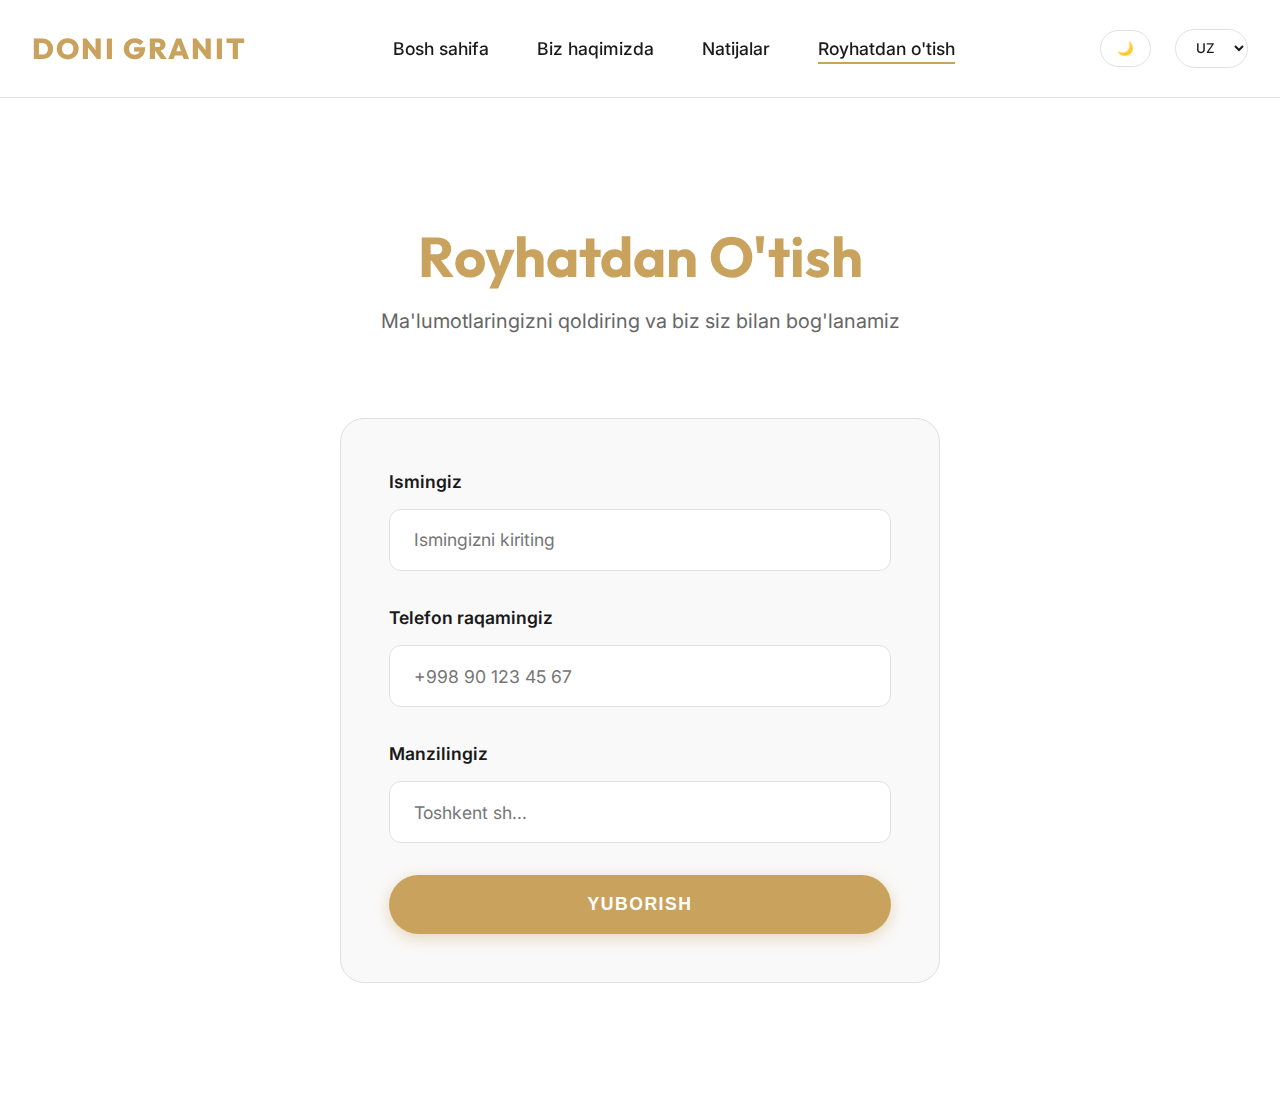
<file: registration.html>
<!DOCTYPE html>
<html lang="uz">

<head>
    <meta charset="UTF-8">
    <meta name="viewport" content="width=device-width, initial-scale=1.0">
    <title>Doni Granit - Royhatdan otish</title>
    <link rel="stylesheet" href="style.css">
    <link rel="preconnect" href="https://fonts.googleapis.com">
    <link rel="preconnect" href="https://fonts.gstatic.com" crossorigin>
    <link href="https://fonts.googleapis.com/css2?family=Inter:wght@400;500;600&family=Outfit:wght@700;800&display=swap"
        rel="stylesheet">
</head>

<body>
    <header>
        <div class="container">
            <nav>
                <div class="logo">Doni Granit</div>
                <ul class="nav-links">
                    <li><a href="index.html" data-i18n="home">Bosh sahifa</a></li>
                    <li><a href="about.html" data-i18n="about">Biz haqimizda</a></li>
                    <li><a href="results.html" data-i18n="results">Natijalar</a></li>
                    <li><a href="registration.html" class="active" data-i18n="register">Royhatdan o'tish</a></li>
                </ul>
                <div class="controls">
                    <button class="theme-toggle" id="theme-toggle">🌙</button>
                    <select class="lang-select" id="lang-select">
                        <option value="uz">UZ</option>
                        <option value="ru">RU</option>
                        <option value="en">EN</option>
                    </select>
                </div>
            </nav>
        </div>
    </header>

    <main class="container">
        <section class="fade-in">
            <div style="max-width: 600px; margin: 0 auto;">
                <div class="section-title">
                    <h2 data-i18n="regTitle">Royhatdan O'tish</h2>
                    <p data-i18n="regDesc">Ma'lumotlaringizni qoldiring, biz siz bilan bog'lanamiz</p>
                </div>

                <form class="card">
                    <div class="form-group">
                        <label for="name" data-i18n="nameLabel">Ismingiz</label>
                        <input type="text" id="name" class="form-control" required placeholder="Ismingizni kiriting">
                    </div>

                    <div class="form-group">
                        <label for="phone" data-i18n="phoneLabel">Telefon raqamingiz</label>
                        <input type="tel" id="phone" class="form-control" required placeholder="+998 90 123 45 67">
                    </div>

                    <div class="form-group">
                        <label for="address" data-i18n="addressLabel">Manzilingiz</label>
                        <input type="text" id="address" class="form-control" placeholder="Toshkent sh...">
                    </div>

                    <button type="submit" class="btn" style="width: 100%;" data-i18n="submitBtn">Yuborish</button>
                </form>
            </div>
        </section>
    </main>

    <script src="script.js"></script>
</body>

</html>
</file>
<file: style.css>
:root {
    /* Color Palette - Light Mode */
    --primary: #c9a25d;
    /* Luxurious Gold */
    --primary-hover: #b08d4b;
    --secondary: #1a1a1a;
    --background: #ffffff;
    --surface: #f9f9f9;
    --text: #1a1a1a;
    --text-muted: #666666;
    --border: #e0e0e0;
    --shadow: 0 10px 40px rgba(0, 0, 0, 0.08);
    /* Deeper shadow */

    /* Fonts */
    --font-heading: 'Outfit', sans-serif;
    --font-body: 'Inter', sans-serif;

    /* Transitions */
    --transition: all 0.3s cubic-bezier(0.4, 0, 0.2, 1);
}

[data-theme="dark"] {
    /* Color Palette - Dark Mode */
    --primary: #e0b46a;
    --primary-hover: #f0c57b;
    --secondary: #f0f0f0;
    --background: #0f0f0f;
    --surface: #1a1a1a;
    --text: #ffffff;
    --text-muted: #a0a0a0;
    --border: #333333;
    --shadow: 0 10px 40px rgba(0, 0, 0, 0.5);
}

* {
    margin: 0;
    padding: 0;
    box-sizing: border-box;
}

html {
    scroll-behavior: smooth;
    scroll-padding-top: 80px;
    font-size: 16px;
    /* Base size */
}

body {
    font-family: var(--font-body);
    background-color: var(--background);
    color: var(--text);
    transition: var(--transition);
    line-height: 1.7;
    overflow-x: hidden;
}

h1,
h2,
h3,
h4,
h5,
h6 {
    font-family: var(--font-heading);
    color: var(--text);
    line-height: 1.1;
    margin-bottom: 1.5rem;
}

h1 {
    font-size: 4rem;
}

h2 {
    font-size: 3rem;
}

h3 {
    font-size: 2rem;
}

p {
    font-size: 1.125rem;
}

a {
    text-decoration: none;
    color: inherit;
    transition: var(--transition);
}

ul {
    list-style: none;
}

/* Animations */
@keyframes fadeIn {
    from {
        opacity: 0;
        transform: translateY(30px);
    }

    to {
        opacity: 1;
        transform: translateY(0);
    }
}

.fade-in {
    animation: fadeIn 1s cubic-bezier(0.2, 0.8, 0.2, 1) forwards;
}

/* Navbar */
header {
    background-color: rgba(var(--background), 0.9);
    backdrop-filter: blur(15px);
    border-bottom: 1px solid var(--border);
    position: sticky;
    top: 0;
    z-index: 1000;
    padding: 1.5rem 0;
    transition: var(--transition);
}

.container {
    max-width: 1400px;
    /* Wider container */
    margin: 0 auto;
    padding: 0 2rem;
}

nav {
    display: flex;
    justify-content: space-between;
    align-items: center;
}

.logo {
    font-size: 1.8rem;
    font-weight: 800;
    font-family: var(--font-heading);
    color: var(--primary);
    text-transform: uppercase;
    letter-spacing: 2px;
}

.nav-links {
    display: flex;
    gap: 3rem;
}

.nav-links a {
    font-weight: 500;
    font-size: 1.1rem;
    color: var(--text);
    position: relative;
    padding-bottom: 5px;
}

.nav-links a::after {
    content: '';
    position: absolute;
    width: 0;
    height: 2px;
    bottom: 0;
    left: 0;
    background-color: var(--primary);
    transition: var(--transition);
}

.nav-links a:hover::after,
.nav-links a.active::after {
    width: 100%;
}

.controls {
    display: flex;
    gap: 1.5rem;
    align-items: center;
}

.theme-toggle,
.lang-select {
    background: transparent;
    border: 1px solid var(--border);
    padding: 0.6rem 1rem;
    border-radius: 50px;
    color: var(--text);
    cursor: pointer;
    font-family: var(--font-body);
    font-weight: 500;
    transition: var(--transition);
}

.theme-toggle:hover,
.lang-select:hover {
    border-color: var(--primary);
    color: var(--primary);
}

/* Hero Section */
.hero {
    min-height: 100vh;
    /* Full screen */
    display: flex;
    align-items: center;
    justify-content: center;
    text-align: center;
    background: radial-gradient(circle at center, rgba(0, 0, 0, 0.3) 0%, rgba(0, 0, 0, 0.7) 100%), url('https://images.unsplash.com/photo-1600607686527-6fb886090705?q=80&w=2787&auto=format&fit=crop');
    background-size: cover;
    background-position: center;
    background-attachment: fixed;
    /* Parallax effect */
    color: white;
    padding: 2rem;
    margin-top: -91px;
    /* Pull behind navbar (approx navbar height) */
    padding-top: 91px;
}

.hero-content {
    max-width: 900px;
}

.hero-content h1 {
    font-size: 5rem;
    font-weight: 800;
    margin-bottom: 1.5rem;
    text-shadow: 0 4px 20px rgba(0, 0, 0, 0.3);
    color: white;
}

.hero-content p {
    font-size: 1.5rem;
    margin-bottom: 3rem;
    opacity: 0.95;
    color: rgba(255, 255, 255, 0.9);
}

.btn {
    display: inline-block;
    padding: 1.2rem 3.5rem;
    background-color: var(--primary);
    color: white;
    border-radius: 50px;
    font-size: 1.1rem;
    font-weight: 700;
    text-transform: uppercase;
    letter-spacing: 1.5px;
    box-shadow: 0 4px 15px rgba(201, 162, 93, 0.4);
    transition: var(--transition);
    border: none;
    cursor: pointer;
}

.btn:hover {
    transform: translateY(-4px);
    background-color: var(--primary-hover);
    box-shadow: 0 10px 30px rgba(201, 162, 93, 0.5);
}

/* Sections */
section {
    padding: 8rem 0;
    /* Larger spacing */
}

.section-title {
    text-align: center;
    max-width: 800px;
    margin: 0 auto 5rem;
}

.section-title h2 {
    font-size: 3.5rem;
    color: var(--primary);
    margin-bottom: 1rem;
}

.section-title p {
    color: var(--text-muted);
    font-size: 1.25rem;
}

/* Two Column Grid */
.grid-2 {
    display: grid;
    grid-template-columns: 1fr 1fr;
    gap: 4rem;
    align-items: center;
}

.card {
    background: var(--surface);
    padding: 3rem;
    border-radius: 24px;
    border: 1px solid var(--border);
    transition: var(--transition);
}

.card:hover {
    transform: translateY(-10px);
    box-shadow: var(--shadow);
    border-color: var(--primary);
}

/* Forms */
.form-group {
    margin-bottom: 2rem;
}

.form-group label {
    display: block;
    margin-bottom: 0.8rem;
    font-weight: 600;
    font-size: 1.1rem;
}

.form-control {
    width: 100%;
    padding: 1.2rem 1.5rem;
    background: var(--background);
    border: 1px solid var(--border);
    border-radius: 12px;
    color: var(--text);
    font-family: var(--font-body);
    font-size: 1.1rem;
    transition: var(--transition);
}

.form-control:focus {
    outline: none;
    border-color: var(--primary);
    box-shadow: 0 0 0 4px rgba(201, 162, 93, 0.1);
}

/* Carousel */
.carousel-container {
    position: relative;
    overflow: hidden;
    border-radius: 24px;
    aspect-ratio: 16/9;
    box-shadow: var(--shadow);
}

.carousel-slide {
    display: flex;
    transition: transform 0.6s cubic-bezier(0.25, 1, 0.5, 1);
    height: 100%;
}

.carousel-item {
    min-width: 100%;
    height: 100%;
}

.carousel-item img {
    width: 100%;
    height: 100%;
    object-fit: cover;
    object-position: center;
    /* Center the image content */
}

.carousel-btn {
    position: absolute;
    top: 50%;
    transform: translateY(-50%);
    background: white;
    color: var(--primary);
    border: none;
    width: 60px;
    height: 60px;
    border-radius: 50%;
    cursor: pointer;
    display: flex;
    align-items: center;
    justify-content: center;
    font-size: 2rem;
    transition: var(--transition);
    z-index: 10;
    box-shadow: 0 4px 20px rgba(0, 0, 0, 0.1);
}

.carousel-btn:hover {
    background: var(--primary);
    color: white;
}

.prev {
    left: 30px;
}

.next {
    right: 30px;
}

/* Footer */
footer {
    background-color: var(--surface);
    border-top: 1px solid var(--border);
    padding: 5rem 0 2rem;
    margin-top: 5rem;
}

.footer-content {
    display: grid;
    grid-template-columns: repeat(auto-fit, minmax(250px, 1fr));
    gap: 3rem;
    margin-bottom: 3rem;
}

.footer-logo {
    font-size: 2rem;
    font-weight: 800;
    font-family: var(--font-heading);
    color: var(--primary);
    margin-bottom: 1rem;
}

.footer-links h4 {
    font-size: 1.2rem;
    margin-bottom: 1.5rem;
}

.footer-links ul li {
    margin-bottom: 0.8rem;
}

.footer-links ul li a {
    color: var(--text-muted);
}

.footer-links ul li a:hover {
    color: var(--primary);
}

.copyright {
    text-align: center;
    padding-top: 2rem;
    border-top: 1px solid var(--border);
    margin-bottom: 3rem;
    opacity: 0.95;
    color: rgba(255, 255, 255, 0.9);
}

/* Responsive */
@media (max-width: 1024px) {
    .hero-content h1 {
        font-size: 3.5rem;
    }

    .grid-2 {
        grid-template-columns: 1fr;
        gap: 2rem;
    }

    .container {
        padding: 0 1.5rem;
    }
}

@media (max-width: 768px) {
    .nav-links {
        display: none;
    }

    .hero-content h1 {
        font-size: 2.8rem;
    }

    .hero-content p {
        font-size: 1.2rem;
    }

    section {
        padding: 5rem 0;
    }

    h2 {
        font-size: 2.5rem;
    }
}

/* Statistics Section */
.stats-grid {
    display: grid;
    grid-template-columns: repeat(auto-fit, minmax(200px, 1fr));
    gap: 2rem;
    text-align: center;
    background: var(--surface);
    padding: 4rem 2rem;
    border-radius: 24px;
    border: 1px solid var(--border);
}

.stat-item h3 {
    font-size: 3.5rem;
    color: var(--primary);
    margin-bottom: 0.5rem;
    font-weight: 800;
}

.stat-item p {
    font-size: 1.1rem;
    color: var(--text-muted);
}

/* Services / Features Grid */
.features-grid {
    display: grid;
    grid-template-columns: repeat(auto-fit, minmax(300px, 1fr));
    gap: 2rem;
}

.feature-card {
    background: var(--background);
    padding: 2.5rem;
    border-radius: 20px;
    border: 1px solid var(--border);
    transition: var(--transition);
    text-align: center;
}

.feature-card:hover {
    transform: translateY(-8px);
    box-shadow: var(--shadow);
    border-color: var(--primary);
}

.feature-icon {
    font-size: 3rem;
    margin-bottom: 1.5rem;
    display: inline-block;
}

.feature-card h3 {
    font-size: 1.5rem;
    margin-bottom: 1rem;
}

/* Testimonials */
.testimonials-grid {
    display: grid;
    grid-template-columns: repeat(auto-fit, minmax(300px, 1fr));
    gap: 2rem;
}

.testimonial-card {
    background: var(--surface);
    padding: 2.5rem;
    border-radius: 20px;
    position: relative;
    border: 1px solid var(--border);
}

.quote-icon {
    font-size: 4rem;
    color: var(--primary);
    opacity: 0.2;
    position: absolute;
    top: 1rem;
    left: 2rem;
}

.testimonial-text {
    font-size: 1.1rem;
    font-style: italic;
    margin-bottom: 1.5rem;
    position: relative;
    z-index: 1;
}

.client-info h4 {
    font-size: 1.2rem;
    margin-bottom: 0.2rem;
}

.client-info p {
    font-size: 0.9rem;
    color: var(--text-muted);
}

/* Floating Telegram Button */
.telegram-float {
    position: fixed;
    bottom: 30px;
    right: 30px;
    background-color: #0088cc;
    /* Telegram Blue */
    color: white;
    width: 65px;
    height: 65px;
    border-radius: 50%;
    display: flex;
    align-items: center;
    justify-content: center;
    box-shadow: 0 4px 15px rgba(0, 136, 204, 0.4);
    transition: var(--transition);
    z-index: 1000;
    cursor: pointer;
}

.telegram-float:hover {
    transform: translateY(-5px) scale(1.1);
    box-shadow: 0 8px 25px rgba(0, 136, 204, 0.6);
    background-color: #0099e6;
}

.telegram-float svg {
    width: 35px;
    height: 35px;
}

@media (max-width: 768px) {
    .telegram-float {
        bottom: 20px;
        right: 20px;
        width: 55px;
        height: 55px;
    }

    .telegram-float svg {
        width: 28px;
        height: 28px;
    }
}
</file>
